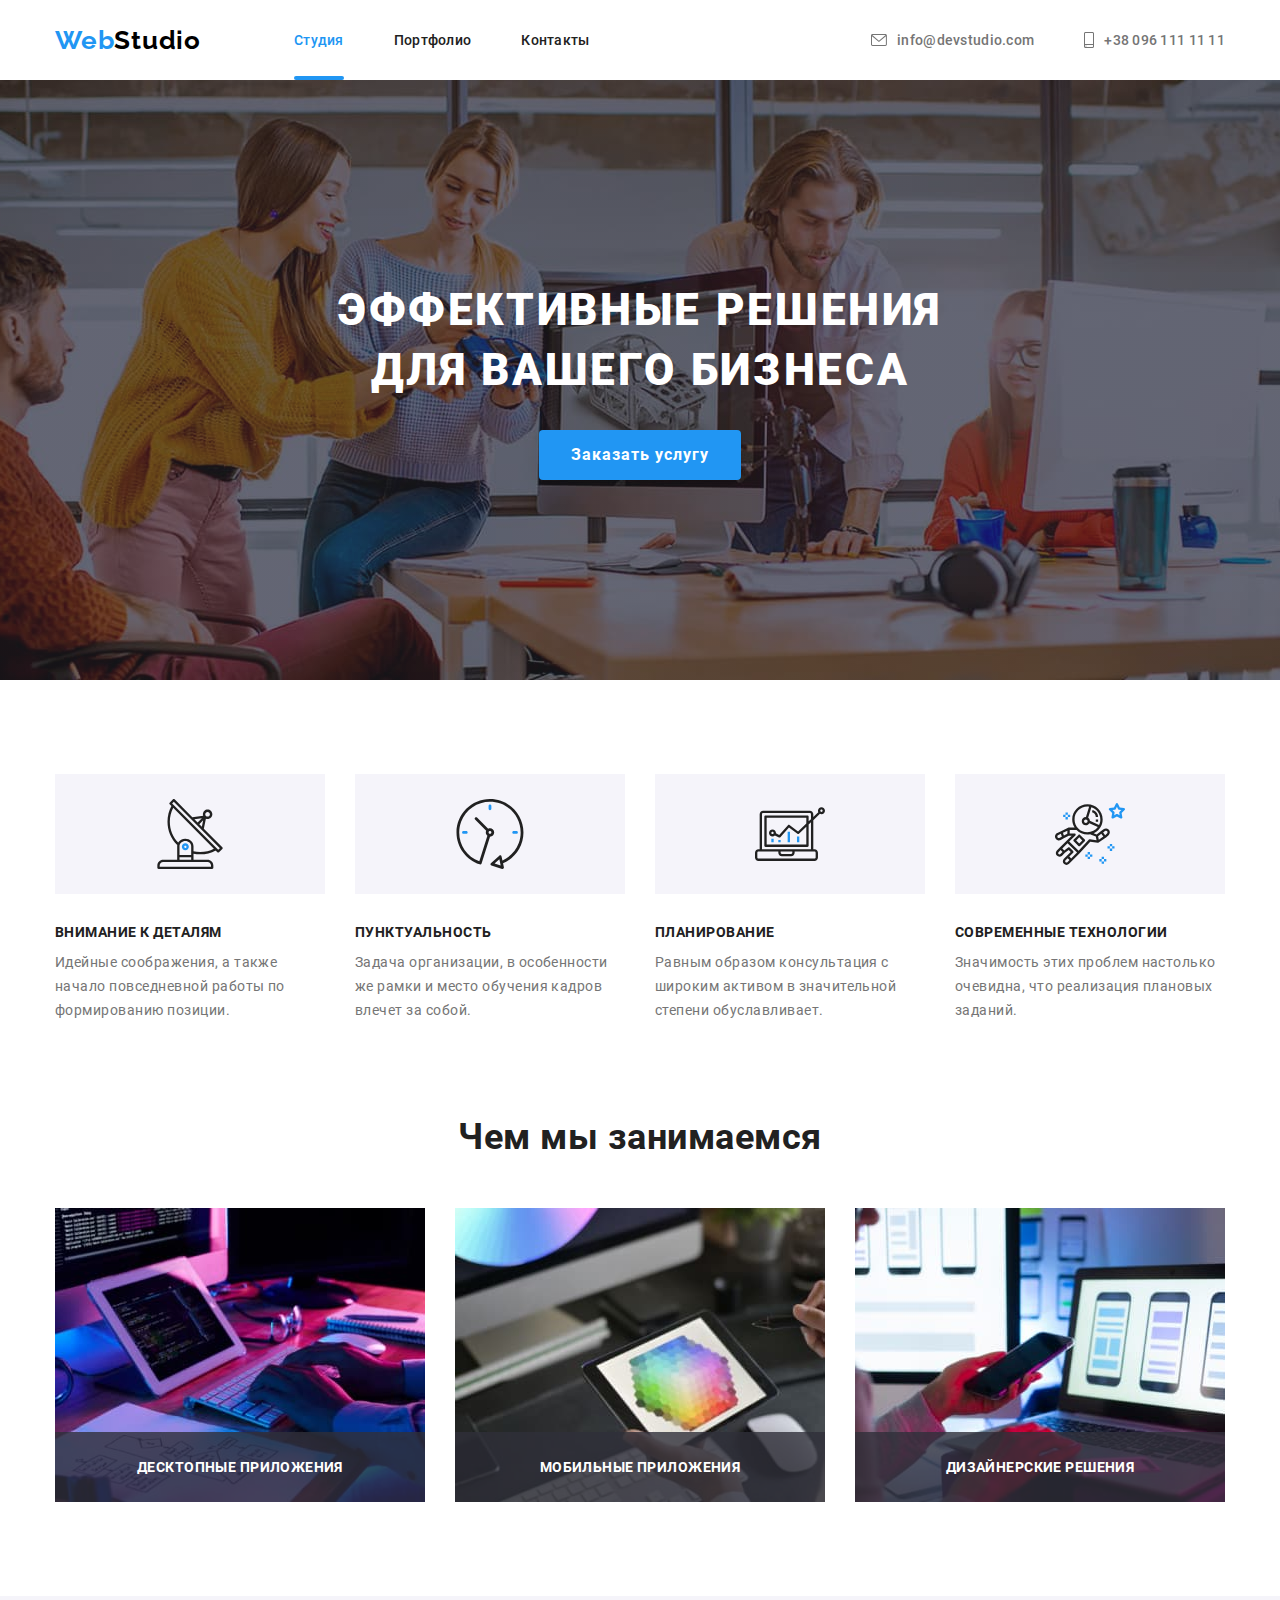
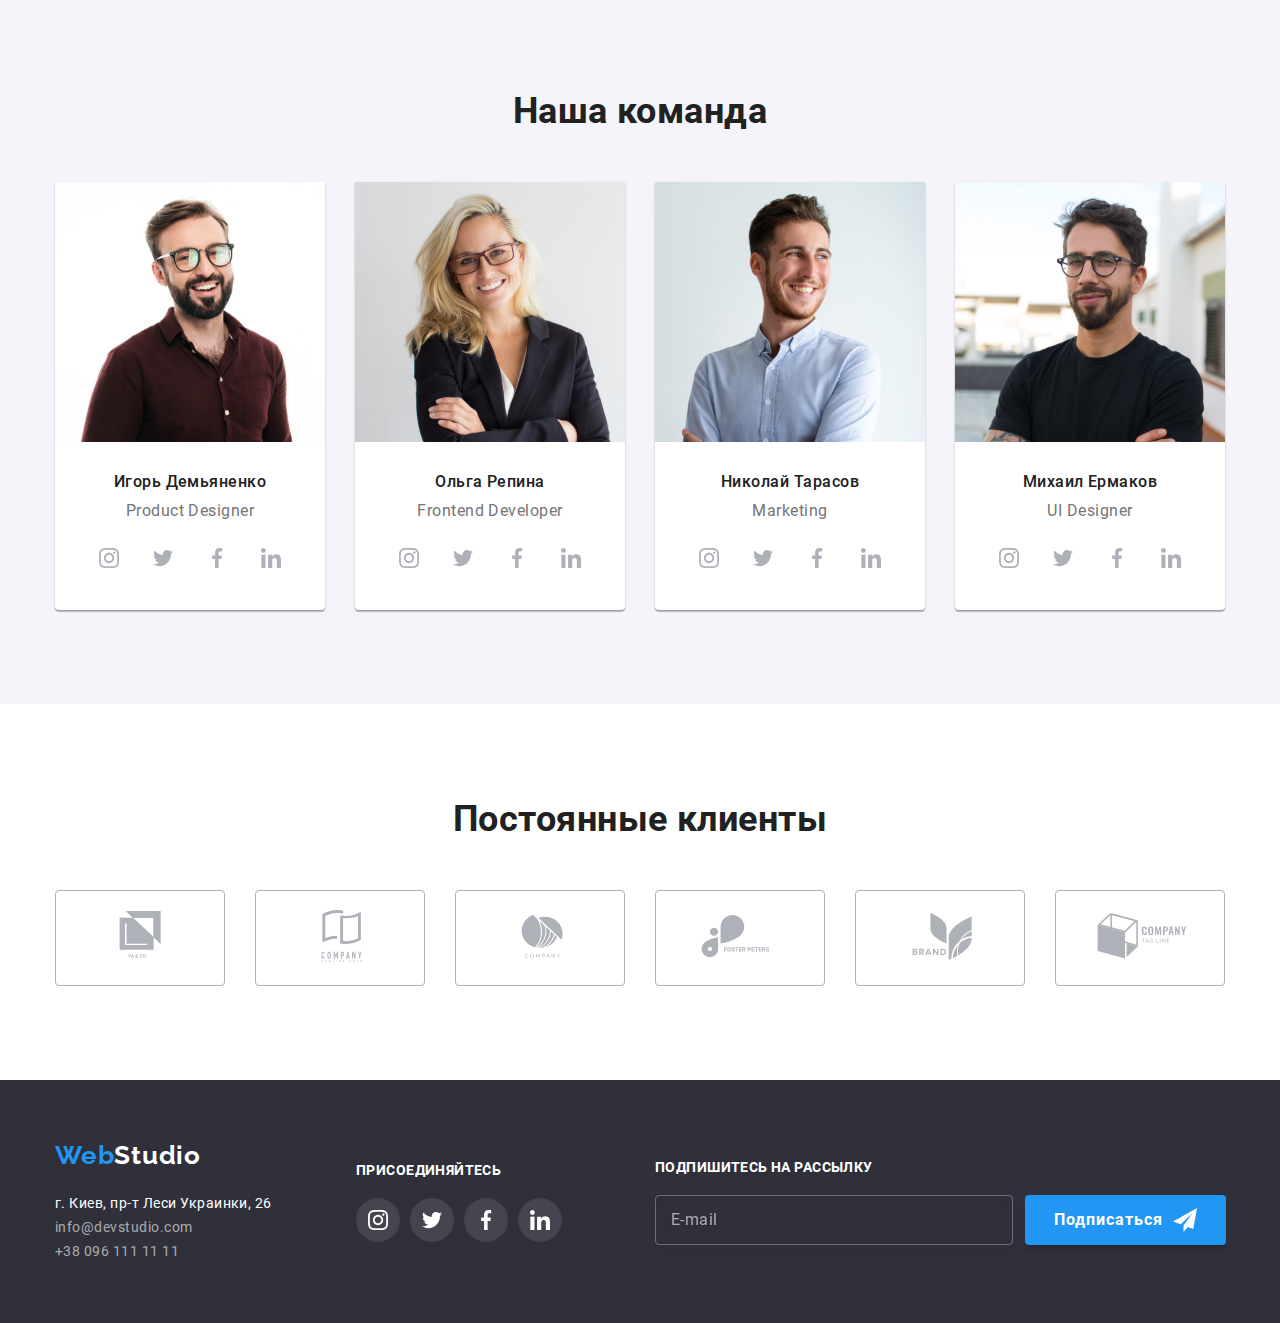
<file: index.html>
<!DOCTYPE html>
<html lang="ru">
<head>
    <meta charset="UTF-8">
    <meta name="viewport" content="width=device-width, initial-scale=1.0">
    <title>Document</title>
    <link rel="stylesheet" href="https://cdnjs.cloudflare.com/ajax/libs/modern-normalize/1.0.0/modern-normalize.css">
    <link rel="stylesheet" href="./css/main.min.css">
</head>
<body>
    <!--Шапка сайта-->
    <header class="page-header">
        <div class="page-header__container container">
            <nav class="nav-menu">
                <a href="/" lang="en" class="logo-header">Web<span class="logo-header logo-header--black">Studio</span></a>
                <ul class="nav-menu__items">
                    <li class="nav-menu__item"><a href="" class="nav-menu__link nav-menu__link--current">Студия</a></li>
                    <li class="nav-menu__item"><a href="./portfolio.html" class="nav-menu__link">Портфолио</a></li>
                    <li class="nav-menu__item"><a href="" class="nav-menu__link">Контакты</a></li>
                </ul>
            </nav>
                <ul class="page-header__contacts">
                    <li class="page-header__contacts-item">
                        <a href="mailto:info@devstudio.com" lang="en" class="page-header__contacts-link">
                        <svg class="page-header__contacts-icon" width="16" height="12">
                            <use href="./images/sprite-links.svg#mail"></use>
                        </svg>
                        info@devstudio.com
                        </a>
                    </li>
                    <li class="page-header__contacts-item">
                        <a href="tel:+380961111111" class="page-header__contacts-link">
                            <svg class="page-header__contacts-icon" width="10" height="16">
                                <use href="./images/sprite-links.svg#phone"></use>
                            </svg>
                            +38 096 111 11 11
                        </a>
                    </li>
                </ul>
        </div>
    </header>

    <main>
        <!--Hero-->
        <section class="hero">
            <div class="hero__overlay">
                <div class="hero__content">
                    <h1 class="hero__header">Эффективные решения для вашего бизнеса</h1>
                    <button type="button" class="button--primary button--hero" data-modal-open>Заказать услугу</button>
                </div>
            </div>
        </section>

        <!--Особенности-->
        <section class="features section">
            <div class="container">
                <h2 class="section__header visually-hidden">Особенности</h2>
                <ul class="features__items">
                    <li class="features__item">
                        <div class="features__image">
                            <svg class="features__icon">
                                <use href="./images/sprite-features.svg#antenna"></use>
                            </svg>
                        </div>
                        <h3 class="features__header">Внимание к деталям</h3>
                        <p class="features__subheader">Идейные соображения, а также начало повседневной работы по формированию позиции.</p>
                    </li>
                    <li class="features__item">
                        <div class="features__image">
                            <svg class="features__icon">
                                <use href="./images/sprite-features.svg#clock"></use>
                            </svg>
                        </div>
                        <h3 class="features__header">Пунктуальность</h3>
                        <p class="features__subheader">Задача организации, в особенности же рамки и место обучения кадров влечет за собой.</p>
                    </li>
                    <li class="features__item">
                        <div class="features__image">
                            <svg class="features__icon">
                                <use href="./images/sprite-features.svg#diagram"></use>
                            </svg>
                        </div>
                        <h3 class="features__header">Планирование</h3>
                        <p class="features__subheader">Равным образом консультация с широким активом в значительной степени обуславливает.</p>
                    </li>
                    <li class="features__item">
                        <div class="features__image">
                            <svg class="features__icon">
                                <use href="./images/sprite-features.svg#astronaut"></use>
                            </svg>
                        </div>
                        <h3 class="features__header">Современные технологии</h3>
                        <p class="features__subheader">Значимость этих проблем настолько очевидна, что реализация плановых заданий.</p>
                    </li>
                </ul>
            </div>
        </section>

        <!--Чем занимаемся-->
        <section class="services section">
            <div class="container">
                <h2 class="section__header">Чем мы занимаемся</h2>
                <ul class="services__items">
                    <li class="services__item">
                        <a href="" class="services__link">
                            <img class="services__image" src="./images/img1.jpg" alt="" width="370">
                            <p class="services__name">Десктопные приложения</p>
                        </a>
                    </li>
                    <li class="services__item">
                        <a href="" class="services__link">
                            <img class="services__image" src="./images/img2.jpg" alt="" width="370">
                            <p class="services__name">Мобильные приложения</p>
                        </a>
                    </li>
                    <li class="services__item">
                        <a href="" class="services__link">
                            <img class="services__image" src="./images/img3.jpg" alt="" width="370">
                            <p class="services__name">Дизайнерские решения</p>
                        </a>
                    </li>
                </ul>
            </div>
        </section>

        <!--Команда-->
        <section class="team-members section">
            <div class="container">
                <h2 class="section__header">Наша команда</h2>
                <ul class="team-members__cards">
                    <li class="team-members__card">
                        <img class="team-members__card-image" src="./images/team1.jpg" alt="" width="270">
                        <div class="team-members__info">
                            <h3 class="team-members__header">Игорь Демьяненко</h3>
                            <p lang="en" class="team-members__position">Product Designer</p>
                            <div class="social-links social-links--main">
                                <ul class="social-links__items">
                                    <li class="social-links__item">
                                        <a href="" class="social-links__item-link social-links__item-link--main">
                                            <svg class="social-links__icon">
                                                <use href="./images/sprite-links.svg#instagram"></use>
                                            </svg>
                                        </a>
                                    </li>
                                    <li class="social-links__item">
                                        <a href="" class="social-links__item-link social-links__item-link--main">
                                            <svg class="social-links__icon">
                                                <use href="./images/sprite-links.svg#twitter"></use>
                                            </svg>
                                        </a>
                                    </li>
                                    <li class="social-links__item">
                                        <a href="" class="social-links__item-link social-links__item-link--main">
                                            <svg class="social-links__icon">
                                                <use href="./images/sprite-links.svg#facebook"></use>
                                            </svg>
                                        </a>
                                    </li>
                                    <li class="social-links__item">
                                        <a href="" class="social-links__item-link social-links__item-link--main">
                                            <svg class="social-links__icon">
                                                <use href="./images/sprite-links.svg#linkedin"></use>
                                            </svg>
                                        </a>
                                    </li>
                                </ul>
                            </div>
                        </div>
                    </li>
                    <li class="team-members__card">
                        <img class="team-members__card-image" src="./images/team2.jpg" alt="" width="270">
                        <div class="team-members__info">
                            <h3 class="team-members__header">Ольга Репина</h3>
                            <p lang="en" class="team-members__position">Frontend Developer</p>
                            <div class="social-links social-links--main">
                                <ul class="social-links__items">
                                    <li class="social-links__item">
                                        <a href="" class="social-links__item-link social-links__item-link--main">
                                            <svg class="social-links__icon">
                                                <use href="./images/sprite-links.svg#instagram"></use>
                                            </svg>
                                        </a>
                                    </li>
                                    <li class="social-links__item">
                                        <a href="" class="social-links__item-link social-links__item-link--main">
                                            <svg class="social-links__icon">
                                                <use href="./images/sprite-links.svg#twitter"></use>
                                            </svg>
                                        </a>
                                    </li>
                                    <li class="social-links__item">
                                        <a href="" class="social-links__item-link social-links__item-link--main">
                                            <svg class="social-links__icon">
                                                <use href="./images/sprite-links.svg#facebook"></use>
                                            </svg>
                                        </a>
                                    </li>
                                    <li class="social-links__item">
                                        <a href="" class="social-links__item-link social-links__item-link--main">
                                            <svg class="social-links__icon">
                                                <use href="./images/sprite-links.svg#linkedin"></use>
                                            </svg>
                                        </a>
                                    </li>
                                </ul>
                            </div>
                        </div>
                    </li>
                    <li class="team-members__card">
                        <img class="team-members__card-image" src="./images/team3.jpg" alt="" width="270">
                        <div class="team-members__info">
                            <h3 class="team-members__header">Николай Тарасов</h3>
                            <p lang="en" class="team-members__position">Marketing</p>
                            <div class="social-links social-links--main">
                                <ul class="social-links__items">
                                    <li class="social-links__item">
                                        <a href="" class="social-links__item-link social-links__item-link--main">
                                            <svg class="social-links__icon">
                                                <use href="./images/sprite-links.svg#instagram"></use>
                                            </svg>
                                        </a>
                                    </li>
                                    <li class="social-links__item">
                                        <a href="" class="social-links__item-link social-links__item-link--main">
                                            <svg class="social-links__icon">
                                                <use href="./images/sprite-links.svg#twitter"></use>
                                            </svg>
                                        </a>
                                    </li>
                                    <li class="social-links__item">
                                        <a href="" class="social-links__item-link social-links__item-link--main">
                                            <svg class="social-links__icon">
                                                <use href="./images/sprite-links.svg#facebook"></use>
                                            </svg>
                                        </a>
                                    </li>
                                    <li class="social-links__item">
                                        <a href="" class="social-links__item-link social-links__item-link--main">
                                            <svg class="social-links__icon">
                                                <use href="./images/sprite-links.svg#linkedin"></use>
                                            </svg>
                                        </a>
                                    </li>
                                </ul>
                            </div>
                        </div>
                    </li>
                    <li class="team-members__card">
                        <img class="team-members__card-image" src="./images/team4.jpg" alt="" width="270">
                        <div class="team-members__info">
                            <h3 class="team-members__header">Михаил Ермаков</h3>
                            <p lang="en" class="team-members__position">UI Designer</p>
                            <div class="social-links social-links--main">
                                <ul class="social-links__items">
                                    <li class="social-links__item">
                                        <a href="" class="social-links__item-link social-links__item-link--main">
                                            <svg class="social-links__icon">
                                                <use href="./images/sprite-links.svg#instagram"></use>
                                            </svg>
                                        </a>
                                    </li>
                                    <li class="social-links__item">
                                        <a href="" class="social-links__item-link social-links__item-link--main">
                                            <svg class="social-links__icon">
                                                <use href="./images/sprite-links.svg#twitter"></use>
                                            </svg>
                                        </a>
                                    </li>
                                    <li class="social-links__item">
                                        <a href="" class="social-links__item-link social-links__item-link--main">
                                            <svg class="social-links__icon">
                                                <use href="./images/sprite-links.svg#facebook"></use>
                                            </svg>
                                        </a>
                                    </li>
                                    <li class="social-links__item">
                                        <a href="" class="social-links__item-link social-links__item-link--main">
                                            <svg class="social-links__icon">
                                                <use href="./images/sprite-links.svg#linkedin"></use>
                                            </svg>
                                        </a>
                                    </li>
                                </ul>
                            </div>
                        </div>
                    </li>
                </ul>
            </div>
        </section>

         <!--Постоянные клиенты-->
         <section class="clients section">
            <div class="container">
                <h2 class="section__header">Постоянные клиенты</h2>
                <ul class="clients__items">
                    <li class="clients__item">
                        <a href="" class="clients__item-link">
                            <svg class="clients__icon">
                                <use href="./images/sprite-clients.svg#client-1"></use>
                            </svg>
                        </a>
                    </li>
                    <li class="clients__item">
                        <a href="" class="clients__item-link">
                            <svg class="clients__icon">
                                <use href="./images/sprite-clients.svg#client-2"></use>
                            </svg>
                        </a>
                    </li>
                    <li class="clients__item">
                        <a href="" class="clients__item-link">
                            <svg class="clients__icon">
                                <use href="./images/sprite-clients.svg#client-3"></use>
                            </svg>
                        </a>
                    </li>
                    <li class="clients__item">
                        <a href="" class="clients__item-link">
                            <svg class="clients__icon">
                                <use href="./images/sprite-clients.svg#client-4"></use>
                            </svg>
                        </a>
                    </li>
                    <li class="clients__item">
                        <a href="" class="clients__item-link">
                            <svg class="clients__icon">
                                <use href="./images/sprite-clients.svg#client-5"></use>
                            </svg>
                        </a>
                    </li>
                    <li class="clients__item">
                        <a href="" class="clients__item-link">
                            <svg class="clients__icon">
                                <use href="./images/sprite-clients.svg#client-6"></use>
                            </svg>
                        </a>
                    </li>
                </ul>
            </div>
        </section>
    </main>

    <!--Футер-->
    <footer class="page-footer">
        <div class="page-footer__container container">
            <div class="page-footer__info">
                <a href="/" lang="en" class="logo-footer">Web<span class="logo-footer logo-footer--white">Studio</span></a>
                <address class="page-footer__contacts">
                    г. Киев, пр-т Леси Украинки, 26
                    <a href="mailto:info@devstudio.com" lang="en" class="page-footer__contacts-link">info@devstudio.com</a> <br>
                    <a href="tel:+380961111111" class="page-footer__contacts-link">+38 096 111 11 11</a>
                </address>
            </div>
        <!-- Social links -->
            <div class="social-links social-links--footer">
                <h2 class="footer-links__header visually-hidden">Social links</h2>
                <h3 class="footer-links__header page-footer__headers">Присоединяйтесь</h3>
                <ul class="social-links__items">
                    <li class="social-links__item">
                        <a href="" class="social-links__item-link social-links__item-link--footer">
                            <svg class="social-links__icon">
                                <use href="./images/sprite-links.svg#instagram"></use>
                            </svg>
                        </a>
                    </li>
                    <li class="social-links__item">
                        <a href="" class="social-links__item-link social-links__item-link--footer">
                            <svg class="social-links__icon">
                                <use href="./images/sprite-links.svg#twitter"></use>
                            </svg>
                        </a>
                    </li>
                    <li class="social-links__item">
                        <a href="" class="social-links__item-link social-links__item-link--footer">
                            <svg class="social-links__icon">
                                    <use href="./images/sprite-links.svg#facebook"></use>
                                </svg>
                            </a>
                    </li>
                    <li class="social-links__item">
                        <a href="" class="social-links__item-link social-links__item-link--footer">
                            <svg class="social-links__icon">
                                <use href="./images/sprite-links.svg#linkedin"></use>
                            </svg>
                        </a>
                    </li>
                </ul>
            </div>

            <!-- Подписка -->
            <div class="subscription">
                <h3 class="page-footer__headers">Подпишитесь на рассылку</h3>
                <div class="subscription__block">
                    <div class="subscription__field">
                        <input type="email" name="subscription__input" class="subscription__input" placeholder="E-mail" />
                    </div>
                    <button type="submit" class="button--primary button--subscription">
                        Подписаться
                        <svg class="subscription__icon" width="24" height="24">
                            <use href="./images/sprite-btn-icons.svg#icon-send"></use>
                        </svg>
                    </button>
                </div>
            </div>
        </div>
    </footer>

    <!-- Модальное окно -->
    <div class="backdrop backdrop--hidden" data-modal>
        <div class="modal">
            <button type="button" data-modal-close class="modal__close-button">
                <svg class="modal__button-icon">
                    <use href="./images/sprite-btn-icons.svg#icon-cross"></use>
                </svg>
            </button>

            <form class="form js-feedback-form">
                    <h2 class="form__header">
                        Оставьте свои данные, мы вам перезвоним
                    </h2>

                    <!-- Имя -->
                    <label class="form__field">
                        <span class="form__label">Имя</span>
                        <input class="form__input" type="text" name="user-name" autocomplete="off" placeholder=" " />
                        <svg class="form__icon" width="18" height="18">
                            <use href="./images/sprite-form-icons.svg#icon-person-black"></use>
                        </svg>
                    </label>

                    <!-- Телефон -->
                    <label class="form__field">
                        <span class="form__label">Телефон</span>
                        <input class="form__input" type="tel" name="user-tel" autocomplete="off" />
                        <svg class="form__icon" width="18" height="18">
                            <use href="./images/sprite-form-icons.svg#icon-phone-black"></use>
                        </svg>
                    </label>

                    <!-- Почта -->
                    <label class="form__field">
                        <span class="form__label">Почта</span>
                        <input class="form__input" type="email" name="user-email" autocomplete="off" />
                        <svg class="form__icon" width="18" height="18">
                            <use href="./images/sprite-form-icons.svg#icon-email-black"></use>
                        </svg>
                    </label>

                    <!-- Комментарий -->
                    <label class="form__field form__field--comments">
                        <span class="form__label">Комментарий</span>
                        <textarea class="form__textarea" name="user-comments" rows="5" placeholder="Введите текст"></textarea>
                    </label>

                    <!-- Соглашение с рассылкой -->
                    <div class="checkbox">
                        <label class="checkbox__label">
                            <input type="checkbox" name="checkbox" class="checkbox__input visually-hidden"/>
                            <span class="checkbox__icon"></span>
                            <span>Соглашаюсь с рассылкой и принимаю <a href="" class="checkbox__link">Условия договора</a></span>
                        </label>
                    </div>

                    <!-- Кнопка -->
                <div class="form__button">
                    <button type="submit" class="button--primary button--submit">Отправить</button>
                </div>
            </form>
        </div>
    </div>
    <script src="./js/modal.js"></script>
    <script>
        (() => {
                document
                    .querySelector('.js-feedback-form')
                    .addEventListener('submit', e => {
                        e.preventDefault();

                        new FormData(e.currentTarget).forEach((value, name) =>
                            console.log('${name}: ${value}'),
                        );
                    });
            })();
    </script>
</body>
</html>
</file>
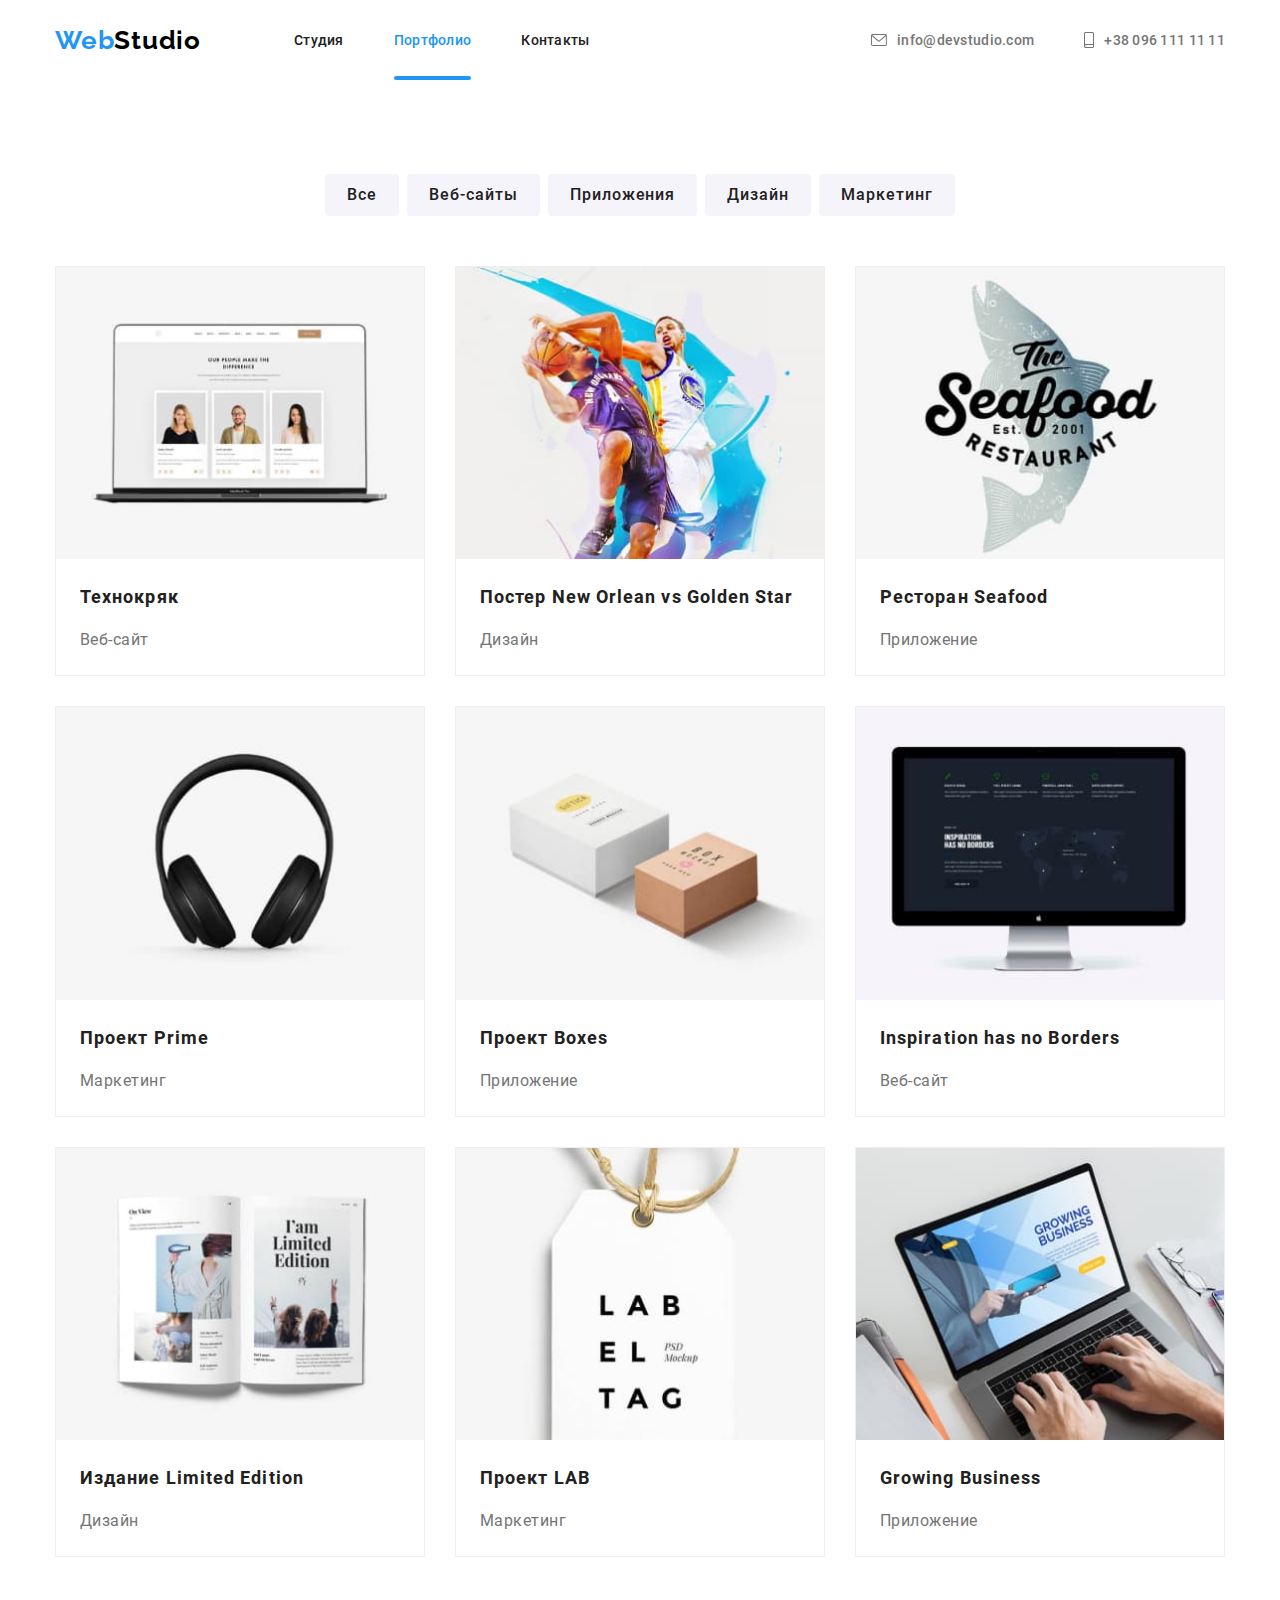
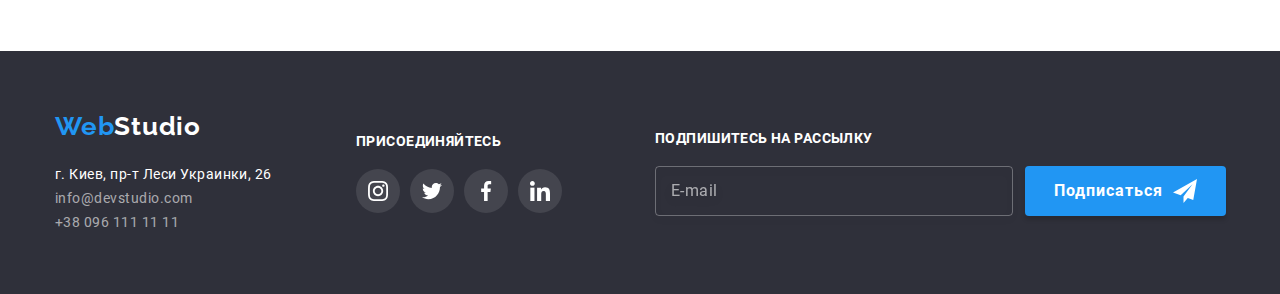
<file: portfolio.html>
<!DOCTYPE html>
<html lang="ru">
<head>
    <meta charset="UTF-8">
    <meta name="viewport" content="width=device-width, initial-scale=1.0">
    <title>Document</title>
    <link rel="stylesheet" href="https://cdnjs.cloudflare.com/ajax/libs/modern-normalize/1.0.0/modern-normalize.css">
    <link rel="stylesheet" href="./css/main.min.css">
</head>
<body>
    <!--Шапка сайта-->
    <header class="page-header">
        <div class="page-header__container container">
            <nav class="nav-menu">
                <a href="/" lang="en" class="logo-header">Web<span class="logo-header logo-header--black">Studio</span></a>
                <ul class="nav-menu__items">
                    <li class="nav-menu__item"><a href="./index.html" class="nav-menu__link">Студия</a></li>
                    <li class="nav-menu__item"><a href="" class="nav-menu__link nav-menu__link--current">Портфолио</a></li>
                    <li class="nav-menu__item"><a href="" class="nav-menu__link">Контакты</a></li>
                </ul>
            </nav>
            <ul class="page-header__contacts">
                <li class="page-header__contacts-item">
                    <a href="mailto:info@devstudio.com" lang="en" class="page-header__contacts-link">
                        <svg class="page-header__contacts-icon" width="16" height="12">
                            <use href="./images/sprite-links.svg#mail"></use>
                        </svg>
                        info@devstudio.com
                    </a>
                </li>
                <li class="page-header__contacts-item">
                    <a href="tel:+380961111111" class="page-header__contacts-link">
                        <svg class="page-header__contacts-icon" width="10" height="16">
                            <use href="./images/sprite-links.svg#phone"></use>
                        </svg>
                        +38 096 111 11 11
                    </a>
                </li>
            </ul>
        </div>
    </header>

    <main>
        <section class="section">
            <div class="container filters">
            <h1 class="section__header visually-hidden">Портфолио</h1>
            <!--Список кнопок-->
                <h2 class="filters__header visually-hidden">Фильтры</h2>
                <ul class="filters__items">
                    <li class="filters__item"><button type="button" class="button--secondary">Все</button></li>
                    <li class="filters__item"><button type="button" class="button--secondary">Веб-сайты</button></li>
                    <li class="filters__item"><button type="button" class="button--secondary">Приложения</button></li>
                    <li class="filters__item"><button type="button" class="button--secondary">Дизайн</button></li>
                    <li class="filters__item"><button type="button" class="button--secondary">Маркетинг</button></li>
                </ul>
            </div>

            <!--Список проектов-->
            <div class="container projects">
                <h2 class="projects__header visually-hidden">Проекты</h2>
                <ul class="projects__items">
                    <li class="projects__item">
                        <a href="" class="projects__card-link">
                            <div class="projects__card-thumb">
                                <img class="projects__card-image" src="./images/project-1.jpg" alt="">
                                <div class="projects__card-overlay">
                                    <p class="projects__overlay-text">Технокряк это современная площадка распространения коронавируса. Компании используют эту платформу для цифрового шпионажа и атак на защищённые сервера конкурентов.</p>
                                </div>
                            </div>
                            <div class="projects__content">
                                <h3 class="projects__title">Технокряк</h3>
                                <p class="projects__type">Веб-сайт</p>
                            </div>
                        </a>
                    </li>
                    <li class="projects__item">
                        <a href="" class="projects__card-link">
                            <div class="projects__card-thumb">
                                <img class="projects__card-image" src="./images/project-2.jpg" alt="">
                                <div class="projects__card-overlay">
                                    <p class="projects__overlay-text">Технокряк это современная площадка распространения коронавируса. Компании используют эту платформу для цифрового шпионажа и атак на защищённые сервера конкурентов.</p>
                                </div>
                            </div>
                            <div class="projects__content">
                                <h3 class="projects__title">Постер New Orlean vs Golden Star</h3>
                                <p class="projects__type">Дизайн</p> 
                            </div>
                        </a>
                    </li>
                    <li class="projects__item">
                        <a href="" class="projects__card-link">
                            <div class="projects__card-thumb">
                                <img class="projects__card-image" src="./images/project-3.jpg" alt="">
                                <div class="projects__card-overlay">
                                    <p class="projects__overlay-text">Технокряк это современная площадка распространения коронавируса. Компании используют эту платформу для цифрового шпионажа и атак на защищённые сервера конкурентов.</p>
                                </div>
                            </div>
                            <div class="projects__content">
                                <h3 class="projects__title">Ресторан Seafood</h3>
                                <p class="projects__type">Приложение</p>
                            </div>
                        </a>
                    </li>
                    <li class="projects__item">
                        <a href="" class="projects__card-link">
                            <div class="projects__card-thumb">
                                <img class="projects__card-image" src="./images/project-4.jpg" alt="">
                                <div class="projects__card-overlay">
                                    <p class="projects__overlay-text">Технокряк это современная площадка распространения коронавируса. Компании используют эту платформу для цифрового шпионажа и атак на защищённые сервера конкурентов.</p>
                                </div>
                            </div>
                            <div class="projects__content">
                                <h3 class="projects__title">Проект Prime</h3>
                                <p class="projects__type">Маркетинг</p>
                            </div>
                        </a>
                    </li>
                    <li class="projects__item">
                        <a href="" class="projects__card-link">
                            <div class="projects__card-thumb">
                                <img class="projects__card-image" src="./images/project-5.jpg" alt="">
                                <div class="projects__card-overlay">
                                    <p class="projects__overlay-text">Технокряк это современная площадка распространения коронавируса. Компании используют эту платформу для цифрового шпионажа и атак на защищённые сервера конкурентов.</p>
                                </div>
                            </div>
                            <div class="projects__content">
                                <h3 class="projects__title">Проект Boxes</h3>
                                <p class="projects__type">Приложение</p>
                            </div>
                        </a>
                    </li>
                    <li class="projects__item">
                        <a href="" class="projects__card-link">
                            <div class="projects__card-thumb">
                                <img class="projects__card-image" src="./images/project-6.jpg" alt="">
                                <div class="projects__card-overlay">
                                    <p class="projects__overlay-text">Технокряк это современная площадка распространения коронавируса. Компании используют эту платформу для цифрового шпионажа и атак на защищённые сервера конкурентов.</p>
                                </div>
                            </div>
                            <div class="projects__content">
                                <h3 class="projects__title">Inspiration has no Borders</h3>
                                <p class="projects__type">Веб-сайт</p>
                            </div>
                        </a>
                    </li>
                    <li class="projects__item">
                        <a href="" class="projects__card-link">
                            <div class="projects__card-thumb">
                                <img class="projects__card-image" src="./images/project-7.jpg" alt="">
                                <div class="projects__card-overlay">
                                    <p class="projects__overlay-text">Технокряк это современная площадка распространения коронавируса. Компании используют эту платформу для цифрового шпионажа и атак на защищённые сервера конкурентов.</p>
                                </div>
                            </div>
                            <div class="projects__content">
                                <h3 class="projects__title">Издание Limited Edition</h3>
                                <p class="projects__type">Дизайн</p>
                            </div>
                        </a>
                    </li>
                    <li class="projects__item">
                        <a href="" class="projects__card-link">
                            <div class="projects__card-thumb">
                                <img class="projects__card-image" src="./images/project-8.jpg" alt="">
                                <div class="projects__card-overlay">
                                    <p class="projects__overlay-text">Технокряк это современная площадка распространения коронавируса. Компании используют эту платформу для цифрового шпионажа и атак на защищённые сервера конкурентов.</p>
                                </div>
                            </div>
                            <div class="projects__content">
                                <h3 class="projects__title">Проект LAB</h3>
                                <p class="projects__type">Маркетинг</p>
                            </div>
                        </a>
                    </li>
                    <li class="projects__item">
                        <a href="" class="projects__card-link">
                            <div class="projects__card-thumb">
                                <img class="projects__card-image" src="./images/project-9.jpg" alt="">
                                <div class="projects__card-overlay">
                                    <p class="projects__overlay-text">Технокряк это современная площадка распространения коронавируса. Компании используют эту платформу для цифрового шпионажа и атак на защищённые сервера конкурентов.</p>
                                </div>
                            </div>
                            <div class="projects__content">
                                <h3 class="projects__title">Growing Business</h3>
                                <p class="projects__type">Приложение</p>
                            </div>
                        </a>
                    </li>
                </ul>
            </div>
        </section>
    </main>

    <!--Футер-->
    <footer class="page-footer">
        <div class="page-footer__container container">
            <div class="page-footer__info">
                <a href="/" lang="en" class="logo-footer">Web<span class="logo-footer logo-footer--white">Studio</span></a>
                <address class="page-footer__contacts">
                    г. Киев, пр-т Леси Украинки, 26
                    <a href="mailto:info@devstudio.com" lang="en" class="page-footer__contacts-link">info@devstudio.com</a>
                    <br>
                    <a href="tel:+380961111111" class="page-footer__contacts-link">+38 096 111 11 11</a>
                </address>
            </div>
            <!-- Social links -->
            <div class="social-links social-links--footer">
                <h2 class="footer-links__header visually-hidden">Social links</h2>
                <h3 class="footer-links__header page-footer__headers">Присоединяйтесь</h3>
                <ul class="social-links__items">
                    <li class="social-links__item">
                        <a href="" class="social-links__item-link social-links__item-link--footer">
                            <svg class="social-links__icon">
                                <use href="./images/sprite-links.svg#instagram"></use>
                            </svg>
                        </a>
                    </li>
                    <li class="social-links__item">
                        <a href="" class="social-links__item-link social-links__item-link--footer">
                            <svg class="social-links__icon">
                                <use href="./images/sprite-links.svg#twitter"></use>
                            </svg>
                        </a>
                    </li>
                    <li class="social-links__item">
                        <a href="" class="social-links__item-link social-links__item-link--footer">
                            <svg class="social-links__icon">
                                <use href="./images/sprite-links.svg#facebook"></use>
                            </svg>
                        </a>
                    </li>
                    <li class="social-links__item">
                        <a href="" class="social-links__item-link social-links__item-link--footer">
                            <svg class="social-links__icon">
                                <use href="./images/sprite-links.svg#linkedin"></use>
                            </svg>
                        </a>
                    </li>
                </ul>
            </div>
    
            <!-- Подписка -->
            <div class="subscription">
                <h3 class="subscription__header page-footer__headers">Подпишитесь на рассылку</h3>
                <div class="subscription__block">
                    <div class="subscription__field">
                        <input type="email" name="subscription__input" class="subscription__input" placeholder="E-mail" />
                    </div>
                    <button type="submit" class="button--primary button--subscription">
                        Подписаться
                        <svg class="subscription__icon" width="24" height="24">
                            <use href="./images/sprite-btn-icons.svg#icon-send"></use>
                        </svg>
                    </button>
                </div>
            </div>
        </div>
    </footer>
</body>
</html>
</file>
<file: css/main.min.css>
@font-face{font-family:'Raleway';font-style:normal;font-weight:700;src:url("../fonts/raleway-v19-latin-ext-700.eot");src:local(""),url("../fonts/raleway-v19-latin-ext-700.eot?#iefix") format("embedded-opentype"),url("../fonts/raleway-v19-latin-ext-700.woff2") format("woff2"),url("../fonts/raleway-v19-latin-ext-700.woff") format("woff"),url("../fonts/raleway-v19-latin-ext-700.ttf") format("truetype"),url("../fonts/raleway-v19-latin-ext-700.svg#Raleway") format("svg")}@font-face{font-family:'Roboto';font-style:normal;font-weight:400;src:url("../fonts/roboto-v20-latin-ext_cyrillic-ext-regular.eot");src:local(""),url("../fonts/roboto-v20-latin-ext_cyrillic-ext-regular.eot?#iefix") format("embedded-opentype"),url("../fonts/roboto-v20-latin-ext_cyrillic-ext-regular.woff2") format("woff2"),url("../fonts/roboto-v20-latin-ext_cyrillic-ext-regular.woff") format("woff"),url("../fonts/roboto-v20-latin-ext_cyrillic-ext-regular.ttf") format("truetype"),url("../fonts/roboto-v20-latin-ext_cyrillic-ext-regular.svg#Roboto") format("svg")}@font-face{font-family:'Roboto';font-style:normal;font-weight:500;src:url("../fonts/roboto-v20-latin-ext_cyrillic-ext-500.eot");src:local(""),url("../fonts/roboto-v20-latin-ext_cyrillic-ext-500.eot?#iefix") format("embedded-opentype"),url("../fonts/roboto-v20-latin-ext_cyrillic-ext-500.woff2") format("woff2"),url("../fonts/roboto-v20-latin-ext_cyrillic-ext-500.woff") format("woff"),url("../fonts/roboto-v20-latin-ext_cyrillic-ext-500.ttf") format("truetype"),url("../fonts/roboto-v20-latin-ext_cyrillic-ext-500.svg#Roboto") format("svg")}@font-face{font-family:'Roboto';font-style:normal;font-weight:700;src:url("../fonts/roboto-v20-latin-ext_cyrillic-ext-700.eot");src:local(""),url("../fonts/roboto-v20-latin-ext_cyrillic-ext-700.eot?#iefix") format("embedded-opentype"),url("../fonts/roboto-v20-latin-ext_cyrillic-ext-700.woff2") format("woff2"),url("../fonts/roboto-v20-latin-ext_cyrillic-ext-700.woff") format("woff"),url("../fonts/roboto-v20-latin-ext_cyrillic-ext-700.ttf") format("truetype"),url("../fonts/roboto-v20-latin-ext_cyrillic-ext-700.svg#Roboto") format("svg")}@font-face{font-family:'Roboto';font-style:normal;font-weight:900;src:url("../fonts/roboto-v20-latin-ext_cyrillic-ext-900.eot");src:local(""),url("../fonts/roboto-v20-latin-ext_cyrillic-ext-900.eot?#iefix") format("embedded-opentype"),url("../fonts/roboto-v20-latin-ext_cyrillic-ext-900.woff2") format("woff2"),url("../fonts/roboto-v20-latin-ext_cyrillic-ext-900.woff") format("woff"),url("../fonts/roboto-v20-latin-ext_cyrillic-ext-900.ttf") format("truetype"),url("../fonts/roboto-v20-latin-ext_cyrillic-ext-900.svg#Roboto") format("svg")}body{font-family:"Roboto",sans-serif;letter-spacing:0.03em;color:#757575}a{text-decoration:none}h1,h2,h3,p{margin-top:0;margin-bottom:0}h3{margin-bottom:10px}img{display:block}ul{padding:0;margin:0;list-style:none}.button--primary,.button--hero,.button--subscription,.button--secondary,.button--submit{display:inline-block;padding:10px 32px;min-width:73px;font-family:"Roboto",sans-serif;font-weight:700;font-size:16px;line-height:30px;letter-spacing:0.06em;text-align:center;border:none;border-radius:4px}.logo-header,.logo-footer{font-family:"Raleway",sans-serif;font-weight:700;font-size:26px;line-height:31px;letter-spacing:0.03em;color:#2196f3}.visually-hidden{position:absolute;clip:rect(0 0 0 0);width:1px;height:1px;margin:-1px}.container{width:1200px;margin-left:auto;margin-right:auto;padding-left:15px;padding-right:15px}.section{padding-top:94px;padding-bottom:94px}.section__header{margin-top:0;margin-bottom:50px;font-weight:700;font-size:36px;line-height:42px;text-align:center;color:#212121}.logo-header--black{color:#000}.logo-footer--white{color:#fff}.nav-menu{display:-webkit-box;display:-ms-flexbox;display:flex;-webkit-box-align:center;-ms-flex-align:center;align-items:center}.nav-menu__items{display:-webkit-box;display:-ms-flexbox;display:flex;margin-left:93px}.nav-menu__item{position:relative;color:#2196f3}.nav-menu__item:not(:first-child){margin-left:50px}.nav-menu__link{display:block;padding-top:32px;padding-bottom:32px;color:#212121;-webkit-transition:color 250ms cubic-bezier(0.4, 0, 0.2, 1);transition:color 250ms cubic-bezier(0.4, 0, 0.2, 1)}.nav-menu__link:hover,.nav-menu__link:focus{color:#2196f3}.nav-menu__link--current{color:#2196f3}.nav-menu__link--current::after{display:inline-block;position:absolute;bottom:0;left:0;content:'';width:100%;height:4px;border-radius:2px;background-color:#2196f3}.button--primary{color:#fff;-webkit-box-shadow:0px 4px 4px rgba(0,0,0,0.15);box-shadow:0px 4px 4px rgba(0,0,0,0.15);background-color:#2196f3;-webkit-transition:color 250ms cubic-bezier(0.4, 0, 0.2, 1);transition:color 250ms cubic-bezier(0.4, 0, 0.2, 1);-webkit-transition:background-color 250ms cubic-bezier(0.4, 0, 0.2, 1);transition:background-color 250ms cubic-bezier(0.4, 0, 0.2, 1);-webkit-transition:-webkit-box-shadow 250ms cubic-bezier(0.4, 0, 0.2, 1);transition:-webkit-box-shadow 250ms cubic-bezier(0.4, 0, 0.2, 1);transition:box-shadow 250ms cubic-bezier(0.4, 0, 0.2, 1);transition:box-shadow 250ms cubic-bezier(0.4, 0, 0.2, 1), -webkit-box-shadow 250ms cubic-bezier(0.4, 0, 0.2, 1)}.button--primary:hover,.button--primary:focus{color:#212121;cursor:pointer;background-color:#f5f4fa}.button--hero{padding:10px 32px}.button--subscription{display:-webkit-inline-box;display:-ms-inline-flexbox;display:inline-flex;-webkit-box-align:center;-ms-flex-align:center;align-items:center;padding:10px 29px}.button--secondary{font-weight:500;padding:6px 22px;color:#212121;background-color:#f5f4fa;-webkit-transition:color 250ms cubic-bezier(0.4, 0, 0.2, 1);transition:color 250ms cubic-bezier(0.4, 0, 0.2, 1);-webkit-transition:background-color 250ms cubic-bezier(0.4, 0, 0.2, 1);transition:background-color 250ms cubic-bezier(0.4, 0, 0.2, 1);-webkit-transition:-webkit-box-shadow 250ms cubic-bezier(0.4, 0, 0.2, 1);transition:-webkit-box-shadow 250ms cubic-bezier(0.4, 0, 0.2, 1);transition:box-shadow 250ms cubic-bezier(0.4, 0, 0.2, 1);transition:box-shadow 250ms cubic-bezier(0.4, 0, 0.2, 1), -webkit-box-shadow 250ms cubic-bezier(0.4, 0, 0.2, 1)}.button--secondary:hover,.button--secondary:focus{color:#fff;cursor:pointer;-webkit-box-shadow:0px 3px 1px rgba(0,0,0,0.1),0px 1px 2px rgba(0,0,0,0.08),0px 2px 2px rgba(0,0,0,0.12);box-shadow:0px 3px 1px rgba(0,0,0,0.1),0px 1px 2px rgba(0,0,0,0.08),0px 2px 2px rgba(0,0,0,0.12);background-color:#2196f3}.button--submit{width:200px;height:50px;padding:10px 55px}.social-links--main{margin-left:32px;margin-right:32px}.social-links--footer{margin-left:0;margin-right:93px}.social-links__items{display:-webkit-box;display:-ms-flexbox;display:flex;-webkit-box-align:center;-ms-flex-align:center;align-items:center}.social-links__item:not(:first-child){margin-left:10px}.social-links__icon{width:20px;height:20px;fill:currentColor}.social-links__item-link{display:-webkit-inline-box;display:-ms-inline-flexbox;display:inline-flex;-webkit-box-align:center;-ms-flex-align:center;align-items:center;-webkit-box-pack:center;-ms-flex-pack:center;justify-content:center;width:44px;height:44px;border-radius:50%}.social-links__item-link--main{color:#afb1b8;-webkit-transition:color 250ms cubic-bezier(0.4, 0, 0.2, 1);transition:color 250ms cubic-bezier(0.4, 0, 0.2, 1);-webkit-transition:background-color 250ms cubic-bezier(0.4, 0, 0.2, 1);transition:background-color 250ms cubic-bezier(0.4, 0, 0.2, 1)}.social-links__item-link--footer{color:#fff;background-color:rgba(255,255,255,0.1);-webkit-transition:background-color 250ms cubic-bezier(0.4, 0, 0.2, 1);transition:background-color 250ms cubic-bezier(0.4, 0, 0.2, 1)}.social-links__item-link:hover,.social-links__item-link:focus{color:#fff;background-color:#2196f3}.filters__items{display:-webkit-box;display:-ms-flexbox;display:flex;-webkit-box-pack:center;-ms-flex-pack:center;justify-content:center;margin-bottom:16px}.filters__item:not(:first-child){margin-left:8px}.subscription__block{display:-webkit-inline-box;display:-ms-inline-flexbox;display:inline-flex}.subscription__field{margin-right:12px}.subscription__input{width:358px;padding:14px 15px;border:1px solid rgba(255,255,255,0.3);-webkit-filter:drop-shadow(0px 4px 4px rgba(0,0,0,0.15));filter:drop-shadow(0px 4px 4px rgba(0,0,0,0.15));border-radius:4px;background-color:transparent;font-weight:400;font-size:16px;line-height:20px;letter-spacing:0.03em;color:rgba(255,255,255,0.6)}.subscription__input::-webkit-input-placeholder{font-weight:400;font-size:16px;line-height:20px;letter-spacing:0.03em;color:rgba(255,255,255,0.6)}.subscription__input:-ms-input-placeholder{font-weight:400;font-size:16px;line-height:20px;letter-spacing:0.03em;color:rgba(255,255,255,0.6)}.subscription__input::-ms-input-placeholder{font-weight:400;font-size:16px;line-height:20px;letter-spacing:0.03em;color:rgba(255,255,255,0.6)}.subscription__input::placeholder{font-weight:400;font-size:16px;line-height:20px;letter-spacing:0.03em;color:rgba(255,255,255,0.6)}.subscription__icon{display:inline-block;margin-left:10px;fill:currentColor}.backdrop{position:fixed;top:0;left:0;width:100%;height:100%;background-color:rgba(0,0,0,0.2);-webkit-transition:500ms all ease;transition:500ms all ease}.backdrop--hidden{opacity:0;pointer-events:none}.modal{position:absolute;top:50%;left:50%;-webkit-transform:translate(-50%, -50%);transform:translate(-50%, -50%);width:528px;height:581px;background-color:#fff;-webkit-box-shadow:0px 1px 3px rgba(0,0,0,0.12),0px 1px 1px rgba(0,0,0,0.14),0px 2px 1px rgba(0,0,0,0.2);box-shadow:0px 1px 3px rgba(0,0,0,0.12),0px 1px 1px rgba(0,0,0,0.14),0px 2px 1px rgba(0,0,0,0.2);border-radius:4px}.modal__close-button{position:absolute;top:8px;right:8px;display:-webkit-box;display:-ms-flexbox;display:flex;-webkit-box-align:center;-ms-flex-align:center;align-items:center;width:30px;height:30px;border-radius:50%;background:#fff;border:1px solid rgba(0,0,0,0.1)}.modal__close-button:hover,.modal__close-button:focus{cursor:pointer}.modal__button-icon{width:18px;height:18px;-webkit-transition:fill 250ms cubic-bezier(0.4, 0, 0.2, 1);transition:fill 250ms cubic-bezier(0.4, 0, 0.2, 1)}.modal__close-button:hover .modal__button-icon,.modal__close-button:focus .modal__button-icon{fill:#2196f3}.form{padding:40px}.form__header{display:inline-block;width:448px;height:23px;margin-bottom:12px;font-weight:700;font-size:20px;line-height:23px;text-align:center;letter-spacing:0.03em;color:#212121}.form__label{display:inline-block;height:14px;margin-bottom:4px;font-weight:400;font-size:12px;line-height:14px;letter-spacing:0.01em;color:#757575}.form__field{position:relative;display:-webkit-box;display:-ms-flexbox;display:flex;-webkit-box-orient:vertical;-webkit-box-direction:normal;-ms-flex-direction:column;flex-direction:column;margin-bottom:10px}.form__field--comments{margin-bottom:20px}.form__button{text-align:center}.form__input,.form__textarea{padding:11px 15px;border:1px solid rgba(33,33,33,0.2);border-radius:4px;font-size:12px;-webkit-transition:border-color 250ms cubic-bezier(0.4, 0, 0.2, 1);transition:border-color 250ms cubic-bezier(0.4, 0, 0.2, 1)}.form__field:focus-within>.form__input,.form__field:focus-within>.form__input,.form__field:focus-within>.form__textarea,.form__field:focus-within>.form__textarea{outline:none;border:1px solid #2196f3}.form__input{padding-left:40px;height:40px}.form__textarea{height:120px;resize:none}.form__textarea::-webkit-input-placeholder{font-weight:400;font-size:12px;line-height:14px;letter-spacing:0.01em;color:rgba(117,117,117,0.5)}.form__textarea:-ms-input-placeholder{font-weight:400;font-size:12px;line-height:14px;letter-spacing:0.01em;color:rgba(117,117,117,0.5)}.form__textarea::-ms-input-placeholder{font-weight:400;font-size:12px;line-height:14px;letter-spacing:0.01em;color:rgba(117,117,117,0.5)}.form__textarea::placeholder{font-weight:400;font-size:12px;line-height:14px;letter-spacing:0.01em;color:rgba(117,117,117,0.5)}.form__icon{position:absolute;top:50%;left:12px;fill:#212121;-webkit-transition:fill 250ms cubic-bezier(0.4, 0, 0.2, 1);transition:fill 250ms cubic-bezier(0.4, 0, 0.2, 1)}.form__field:focus-within>.form__icon{fill:#2196f3}.checkbox{margin-bottom:30px}.checkbox__label{display:-webkit-inline-box;display:-ms-inline-flexbox;display:inline-flex;-webkit-box-align:center;-ms-flex-align:center;align-items:center;font-weight:400;font-size:14px;line-height:24px;letter-spacing:0.03em;color:#757575}.checkbox__link{text-decoration:none;border-bottom:1px solid #2196f3;font-weight:400;font-size:14px;line-height:24px;letter-spacing:0.03em;color:#2196f3}.checkbox__icon{display:inline-block;width:16px;height:15px;margin-right:7px;border:2px solid #212121;border-radius:4px;-webkit-transition:border-color 250ms cubic-bezier(0.4, 0, 0.2, 1);transition:border-color 250ms cubic-bezier(0.4, 0, 0.2, 1);-webkit-transition:background-color 250ms cubic-bezier(0.4, 0, 0.2, 1);transition:background-color 250ms cubic-bezier(0.4, 0, 0.2, 1)}.checkbox__input:checked+.checkbox__icon{border-color:#2196f3;background-color:#2196f3;background-image:url(../images/icon-check.svg);background-size:contain;background-origin:border-box}.page-header{height:80px;font-weight:500;font-size:14px;line-height:16px;letter-spacing:0.02em;background-color:#fff;border-bottom:-1px solid #ececec}.page-header__container{display:-webkit-box;display:-ms-flexbox;display:flex;-webkit-box-align:center;-ms-flex-align:center;align-items:center}.page-header__contacts{display:-webkit-box;display:-ms-flexbox;display:flex;margin-left:auto}.page-header__contacts-item:not(:first-child){margin-left:50px}.page-header__contacts-icon{display:-webkit-box;display:-ms-flexbox;display:flex;-webkit-box-align:center;-ms-flex-align:center;align-items:center;margin-right:10px;fill:currentColor}.page-header__contacts-link{display:-webkit-box;display:-ms-flexbox;display:flex;-webkit-box-align:center;-ms-flex-align:center;align-items:center;padding-top:32px;padding-bottom:32px;color:#757575;-webkit-transition:color 250ms cubic-bezier(0.4, 0, 0.2, 1);transition:color 250ms cubic-bezier(0.4, 0, 0.2, 1)}.page-header__contacts-link:hover,.page-header__contacts-link:focus{color:#2196f3}.page-footer{padding-top:60px;padding-bottom:60px;background-color:#2f303a}.page-footer__container{display:-webkit-box;display:-ms-flexbox;display:flex;-webkit-box-align:center;-ms-flex-align:center;align-items:center}.page-footer__headers{margin-bottom:20px;font-weight:700;font-size:14px;line-height:16px;letter-spacing:0.03em;text-transform:uppercase;color:#fff}.page-footer__info{margin-right:70px}.page-footer__contacts{width:231px;margin-top:20px;font-weight:400;font-style:normal;font-size:14px;line-height:24px;color:#fff}.page-footer__contacts-link{color:rgba(255,255,255,0.6)}.hero{background-color:#2f303a}.hero__overlay{max-width:1600px;height:600px;margin-left:auto;margin-right:auto;background-image:-webkit-gradient(linear, left top, right top, from(rgba(47,48,58,0.4)), to(rgba(47,48,58,0.4))),url("../images/hero.jpg");background-image:linear-gradient(to right, rgba(47,48,58,0.4), rgba(47,48,58,0.4)),url("../images/hero.jpg");background-repeat:no-repeat;background-position:center;background-size:cover;text-align:center}.hero__content{padding-top:200px;padding-bottom:200px}.hero__header{display:block;width:696px;height:120px;margin-left:auto;margin-right:auto;margin-bottom:30px;font-weight:900;font-size:44px;line-height:60px;letter-spacing:0.06em;text-transform:uppercase;color:#fff}.features__items{display:-webkit-box;display:-ms-flexbox;display:flex}.features__item{width:calc((100% - 90px) / 4)}.features__item:not(:last-child){margin-right:30px}.features__header{font-weight:700;font-size:14px;line-height:16px;text-transform:uppercase;color:#212121}.features__subheader{font-weight:400;font-size:14px;line-height:24px}.features__image{display:-webkit-box;display:-ms-flexbox;display:flex;-webkit-box-align:center;-ms-flex-align:center;align-items:center;-webkit-box-pack:center;-ms-flex-pack:center;justify-content:center;margin-bottom:30px;content:'';height:120px;background-position:center;background-repeat:no-repeat;background-color:#f5f4fa}.features__icon{width:70px;height:70px}.services{padding-top:0}.services__items{display:-webkit-box;display:-ms-flexbox;display:flex}.services__item{position:relative}.services__item:not(:first-child){margin-left:30px}.services__name{position:absolute;bottom:0;width:100%;padding-top:27px;padding-bottom:27px;text-align:center;text-transform:uppercase;font-weight:700;font-size:14px;line-height:16px;letter-spacing:0.03em;text-transform:uppercase;color:#fff;background-color:rgba(47,48,58,0.8)}.team-members{background-color:#f5f4fa}.team-members__cards{display:-webkit-box;display:-ms-flexbox;display:flex}.team-members__card{background-color:#fff;border-radius:0px 0px 4px 4px;-webkit-box-shadow:0px 1px 3px rgba(0,0,0,0.12),0px 1px 1px rgba(0,0,0,0.14),0px 2px 1px rgba(0,0,0,0.2);box-shadow:0px 1px 3px rgba(0,0,0,0.12),0px 1px 1px rgba(0,0,0,0.14),0px 2px 1px rgba(0,0,0,0.2)}.team-members__card:not(:first-child){margin-left:30px}.team-members__info{padding-top:30px;padding-bottom:30px;text-align:center}.team-members__header{font-size:16px;line-height:19px;font-weight:500;color:#212121}.team-members__position{margin-bottom:16px;font-weight:400;font-size:16px;line-height:19px}.clients__items{display:-webkit-box;display:-ms-flexbox;display:flex;-webkit-box-align:center;-ms-flex-align:center;align-items:center;-webkit-box-pack:center;-ms-flex-pack:center;justify-content:center}.clients__item{width:calc((100% - 150px) / 6)}.clients__item:not(:first-child){margin-left:30px}.clients__icon{width:170px;height:90px;fill:currentColor}.clients__item-link{display:block;border:1px solid #afb1b8;border-radius:4px;color:#afb1b8;-webkit-transition:color 250ms cubic-bezier(0.4, 0, 0.2, 1);transition:color 250ms cubic-bezier(0.4, 0, 0.2, 1);-webkit-transition:border-color 250ms cubic-bezier(0.4, 0, 0.2, 1);transition:border-color 250ms cubic-bezier(0.4, 0, 0.2, 1)}.clients__item-link:hover,.clients__item-link:focus{border:1px solid #2196f3;color:#2196f3}.projects__items{display:-webkit-box;display:-ms-flexbox;display:flex;-ms-flex-wrap:wrap;flex-wrap:wrap;padding-top:34px}.projects__title{font-weight:700;font-size:18px;line-height:36px;letter-spacing:0.06em;color:#212121}.projects__type{font-weight:400;font-size:16px;line-height:30px;color:#757575}.projects__item{width:calc((100% - 60px) / 3);margin-right:30px;margin-bottom:30px;border:1px solid #eee}.projects__card-image{width:100%}.projects__item:nth-child(3n){margin-right:0px}.projects__item:nth-last-child(-n+3){margin-bottom:0px}.projects__content{padding:20px 24px}.projects__card-link{display:block;-webkit-transition:-webkit-box-shadow 250ms cubic-bezier(0.4, 0, 0.2, 1);transition:-webkit-box-shadow 250ms cubic-bezier(0.4, 0, 0.2, 1);transition:box-shadow 250ms cubic-bezier(0.4, 0, 0.2, 1);transition:box-shadow 250ms cubic-bezier(0.4, 0, 0.2, 1), -webkit-box-shadow 250ms cubic-bezier(0.4, 0, 0.2, 1)}.projects__card-link:hover,.projects__card-link:focus{-webkit-box-shadow:0px 1px 1px rgba(0,0,0,0.12),0px 4px 4px rgba(0,0,0,0.06),1px 4px 6px rgba(0,0,0,0.16);box-shadow:0px 1px 1px rgba(0,0,0,0.12),0px 4px 4px rgba(0,0,0,0.06),1px 4px 6px rgba(0,0,0,0.16)}.projects__card-thumb{position:relative;width:100%;height:100%;overflow:hidden;-webkit-transition:opacity 250ms cubic-bezier(0.4, 0, 0.2, 1);transition:opacity 250ms cubic-bezier(0.4, 0, 0.2, 1)}.projects__card-thumb::after{display:inline-block;content:'';position:absolute;width:100%;height:100%;background-color:rgba(33,150,243,0.9);opacity:0;-webkit-transition:-webkit-transform 250ms cubic-bezier(0.4, 0, 0.2, 1);transition:-webkit-transform 250ms cubic-bezier(0.4, 0, 0.2, 1);transition:transform 250ms cubic-bezier(0.4, 0, 0.2, 1);transition:transform 250ms cubic-bezier(0.4, 0, 0.2, 1), -webkit-transform 250ms cubic-bezier(0.4, 0, 0.2, 1)}.projects__card-link:hover .projects__card-thumb::after,.projects__card-link:focus .projects__card-thumb::after{opacity:1;-webkit-transform:translateY(-100%);transform:translateY(-100%)}.projects__card-overlay{position:absolute;top:100%;left:0;width:100%;height:100%;opacity:0;-webkit-transition:-webkit-transform 250ms cubic-bezier(0.4, 0, 0.2, 1);transition:-webkit-transform 250ms cubic-bezier(0.4, 0, 0.2, 1);transition:transform 250ms cubic-bezier(0.4, 0, 0.2, 1);transition:transform 250ms cubic-bezier(0.4, 0, 0.2, 1), -webkit-transform 250ms cubic-bezier(0.4, 0, 0.2, 1)}.projects__card-link:hover .projects__card-overlay,.projects__card-link:focus .projects__card-overlay{opacity:1;-webkit-transform:translateY(-100%);transform:translateY(-100%);z-index:2}.projects__overlay-text{display:inline-block;padding:63px 24px;font-weight:400;font-size:18px;line-height:28px;letter-spacing:0.03em;color:#fff}
/*# sourceMappingURL=main.min.css.map */
</file>
